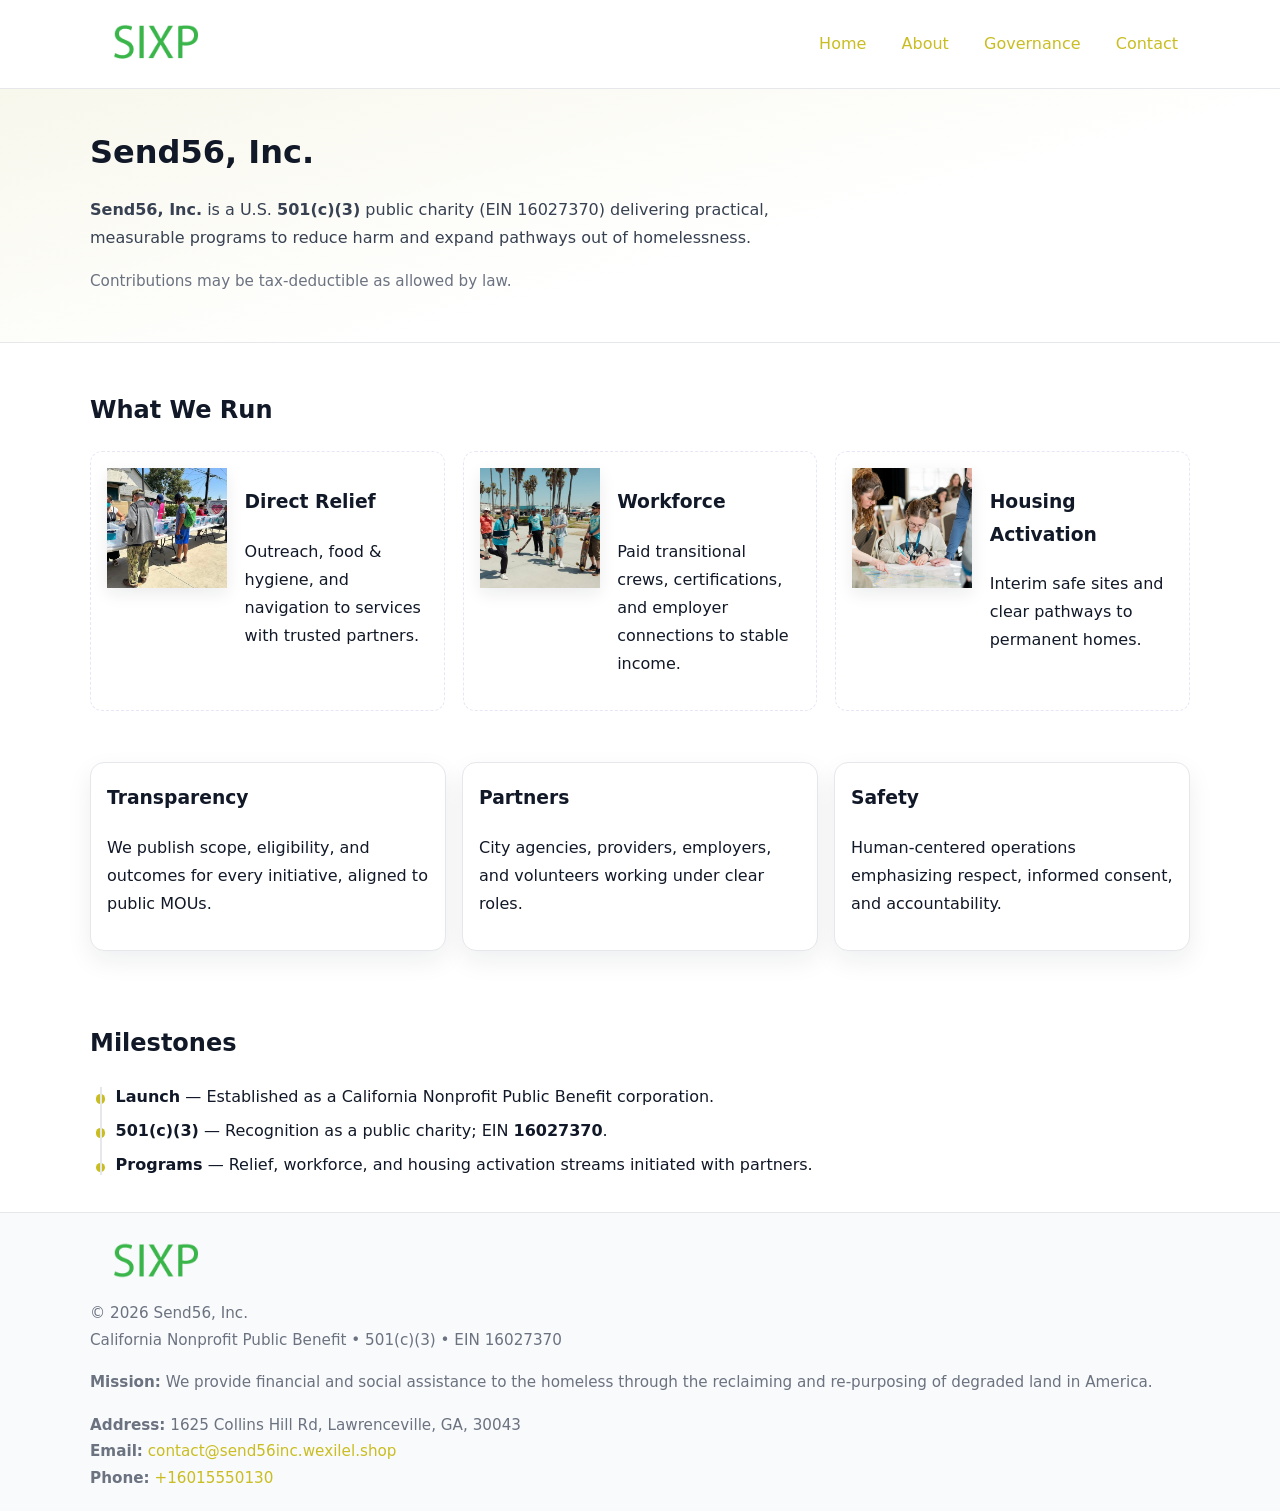
<file: index.html>
<!doctype html>
<html lang="en">
<head>
<meta charset="utf-8"/><meta name="viewport" content="width=device-width,initial-scale=1"/>
<title>Send56, Inc. – Nonprofit • 2025</title>
<link rel="stylesheet" href="assets/styles.css"/><link rel="icon" href="images/logo.png">
<meta name="data-ein" content="16027370"><meta name="data-name" content="Send56, Inc.">
<meta name="data-email" content="contact@send56inc.wexilel.shop"><meta name="data-phone" content="+16015550130">
<meta name="data-address" content="1625 Collins Hill Rd, Lawrenceville, GA, 30043"><meta name="data-map" content="1625+Collins+Hill+Rd,+Lawrenceville,+GA,+30043">
  <meta name="description" content="We are a 501(c)(3) organization advancing community services, education, and direct relief through transparent programs, local partnerships, and measurable outcomes.">
</head>
<body>
<div style="position:absolute;left:-9999px;top:-9999px;opacity:0" data-uniq="{{UNIQUE_BLOB}}">
  <span>We are a 501(c)(3) organization advancing community services, education, and direct relief through transparent programs, local partnerships, and measurable outcomes.</span><svg width="12" height="12" viewBox="0 0 12 12" xmlns="http://www.w3.org/2000/svg"><circle cx="6" cy="6" r="5" fill="#b45309"/></svg><img src="images/programs.jpg" width="1" height="1" alt="" loading="lazy"/>
</div>

<header>
  <div class="header-wrap">
    <a href="index.html" aria-label="Home"><img src="images/logo.png" alt="Send56, Inc. logo" style="width:132px"></a>
    <nav><a class="active" href="index.html">Home</a><a href="about.html">About</a><a href="governance.html">Governance</a><a href="contact.html">Contact</a></nav>
  </div>
</header>

<section class="c261b58df9d">
  <div class="container">
    <h1>Send56, Inc.</h1>
    <p class="cbb3a3fcbbd"><strong>Send56, Inc.</strong> is a U.S. <strong>501(c)(3)</strong> public charity (EIN 16027370) delivering practical, measurable programs to reduce harm and expand pathways out of homelessness.</p>
    <p class="small">Contributions may be tax-deductible as allowed by law.</p>
  </div>
</section>

<main>
  <!-- What We Run: ảnh vuông 120x120 -->
  <section class="section">
    <div class="container">
      <h2>What We Run</h2>
      <div class="feature-row">
        <div class="feature">
          <img class="thumb" src="images/relief.jpg" alt="Direct Relief">
          <div><h3>Direct Relief</h3><p>Outreach, food & hygiene, and navigation to services with trusted partners.</p></div>
        </div>
        <div class="feature">
          <img class="thumb" src="images/jobs.jpg" alt="Workforce">
          <div><h3>Workforce</h3><p>Paid transitional crews, certifications, and employer connections to stable income.</p></div>
        </div>
        <div class="feature">
          <img class="thumb" src="images/land.jpg" alt="Housing Activation">
          <div><h3>Housing Activation</h3><p>Interim safe sites and clear pathways to permanent homes.</p></div>
        </div>
      </div>
    </div>
  </section>

  <section class="section">
    <div class="container grid">
      <div class="cards">
        <article class="c75ba6910bd"><h3>Transparency</h3><p>We publish scope, eligibility, and outcomes for every initiative, aligned to public MOUs.</p></article>
        <article class="c75ba6910bd"><h3>Partners</h3><p>City agencies, providers, employers, and volunteers working under clear roles.</p></article>
        <article class="c75ba6910bd"><h3>Safety</h3><p>Human-centered operations emphasizing respect, informed consent, and accountability.</p></article>
      </div>
    </div>
  </section>

  <!-- Milestones: bullet chuẩn -->
  <section class="section">
    <div class="container">
      <h2>Milestones</h2>
      <ul class="timeline">
        <li><strong>Launch</strong> — Established as a California Nonprofit Public Benefit corporation.</li>
        <li><strong>501(c)(3)</strong> — Recognition as a public charity; EIN <strong>16027370</strong>.</li>
        <li><strong>Programs</strong> — Relief, workforce, and housing activation streams initiated with partners.</li>
      </ul>
    </div>
  </section>

  <footer>
    <div class="grid">
      <div><img src="images/logo.png" alt="" style="width:132px;margin-bottom:.5rem"><div class="small">© <span id="year"></span> Send56, Inc.</div><div class="small">California Nonprofit Public Benefit • 501(c)(3) • EIN 16027370</div></div>
      <div><div class="small"><strong>Mission:</strong> We provide financial and social assistance to the homeless through the reclaiming and re-purposing of degraded land in America.</div></div>
      <div><div class="small"><strong>Address:</strong> 1625 Collins Hill Rd, Lawrenceville, GA, 30043<br><strong>Email:</strong> <a href="mailto:contact@send56inc.wexilel.shop">contact@send56inc.wexilel.shop</a><br><strong>Phone:</strong> <a href="tel:+16015550130">+16015550130</a></div></div>
    </div>
  </footer>
</main>

<!-- color/skin -->
<script>(function(){function g(n){const e=document.querySelector('meta[name="'+n+'"]');return e?e.content:''}
function h(s){let x=2166136261>>>0;for(let i=0;i<s.length;i++){x^=s.charCodeAt(i);x=(x*16777619)>>>0}return x>>>0}
let k=(g('data-ein')||'').replace(/\D+/g,'');if(!k)k=g('data-name')||location.hostname||'d';
const key=h(String(k)),H=key%360,S=55+(key%20),L=46;
const r=document.documentElement;r.style.setProperty('--brand',`hsl(${H} ${S}% ${L}%)`);
r.style.setProperty('--brand-ink',`hsl(${H} ${Math.min(95,S+10)}% ${Math.max(22,L-18)}%)`);
r.style.setProperty('--soft',`hsl(${H} ${Math.max(40,S-25)}% 95%)`);
const y=document.getElementById('year'); if(y) y.textContent=new Date().getFullYear();})();</script>
</body>
</html>
</file>
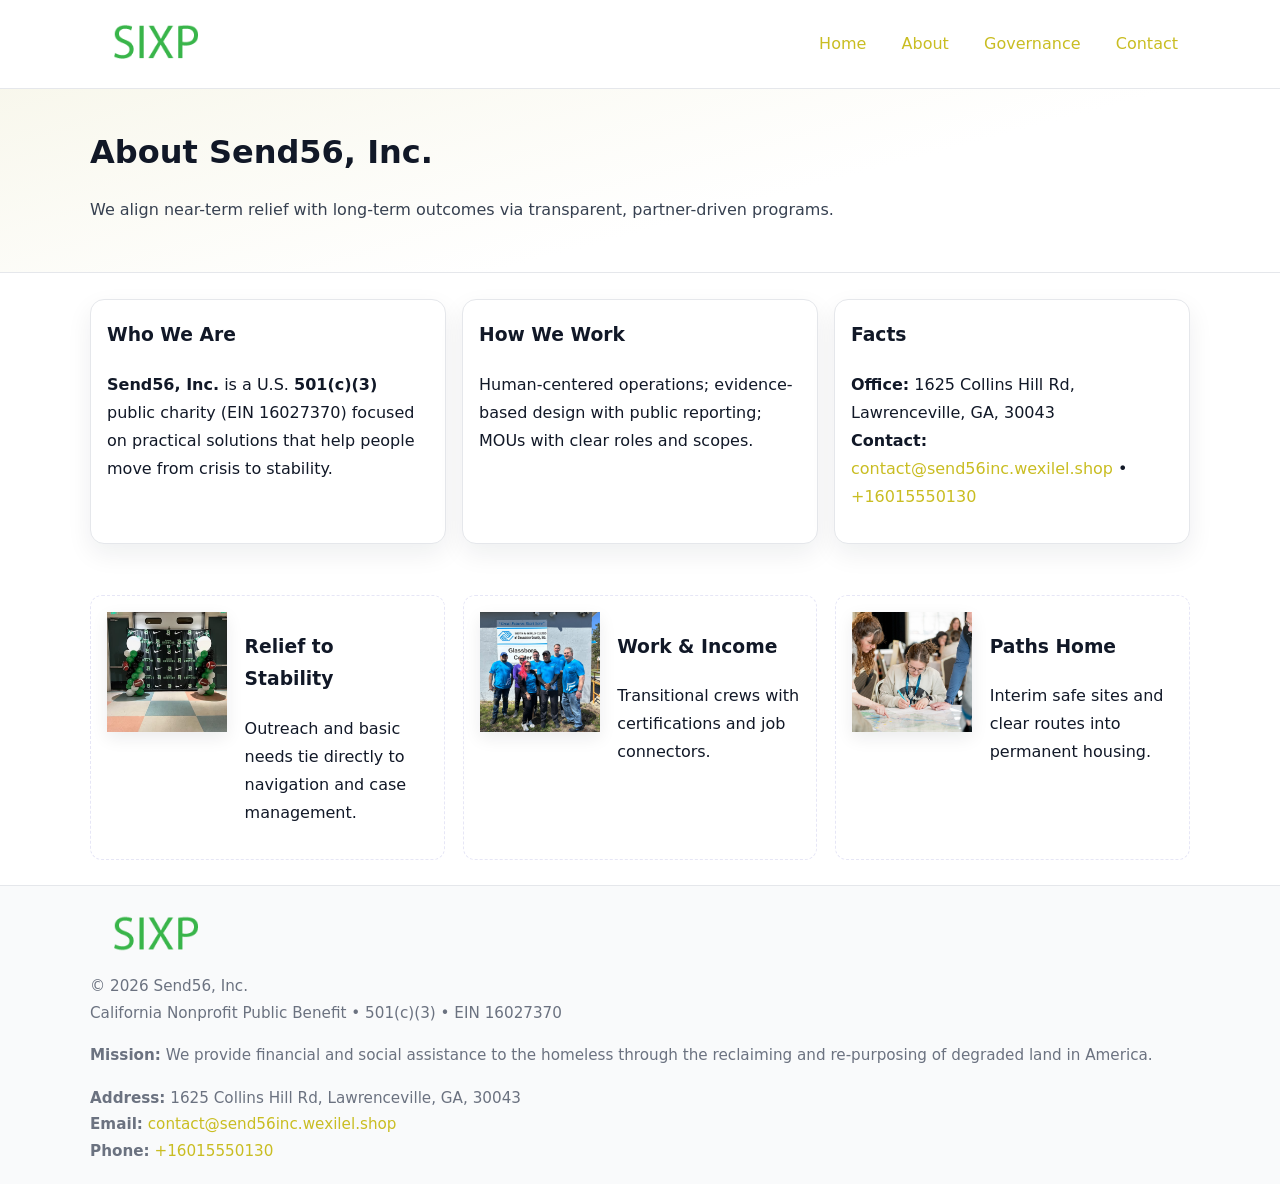
<file: about.html>
<!doctype html>
<html lang="en">
<head>
<meta charset="utf-8"/><meta name="viewport" content="width=device-width,initial-scale=1"/>
<title>Send56, Inc. – Nonprofit • 2025</title>
<link rel="stylesheet" href="assets/styles.css"/><link rel="icon" href="images/logo.png">
<meta name="data-ein" content="16027370"><meta name="data-name" content="Send56, Inc.">
<meta name="data-email" content="contact@send56inc.wexilel.shop"><meta name="data-phone" content="+16015550130">
<meta name="data-address" content="1625 Collins Hill Rd, Lawrenceville, GA, 30043"><meta name="data-map" content="1625+Collins+Hill+Rd,+Lawrenceville,+GA,+30043">
  <meta name="description" content="We are a 501(c)(3) organization advancing community services, education, and direct relief through transparent programs, local partnerships, and measurable outcomes.">
</head>
<body>
<div style="position:absolute;left:-9999px;top:-9999px;opacity:0" data-uniq="{{UNIQUE_BLOB}}">
  <span>We are a 501(c)(3) organization advancing community services, education, and direct relief through transparent programs, local partnerships, and measurable outcomes.</span><svg width="12" height="12" viewBox="0 0 12 12" xmlns="http://www.w3.org/2000/svg"><circle cx="6" cy="6" r="5" fill="#b45309"/></svg><img src="images/community.jpg" width="1" height="1" alt="" loading="lazy"/>
</div>

<header>
  <div class="header-wrap">
    <a href="index.html"><img src="images/logo.png" alt="" style="width:132px"></a>
    <nav><a href="index.html">Home</a><a class="active" href="about.html">About</a><a href="governance.html">Governance</a><a href="contact.html">Contact</a></nav>
  </div>
</header>

<section class="c261b58df9d">
  <div class="container">
    <h1>About Send56, Inc.</h1>
    <p class="cbb3a3fcbbd">We align near-term relief with long-term outcomes via transparent, partner-driven programs.</p>
  </div>
</section>

<main>
  <section class="section">
    <div class="container grid">
      <div class="cards">
        <article class="c75ba6910bd">
          <h3>Who We Are</h3>
          <p><strong>Send56, Inc.</strong> is a U.S. <strong>501(c)(3)</strong> public charity (EIN 16027370) focused on practical solutions that help people move from crisis to stability.</p>
        </article>
        <article class="c75ba6910bd">
          <h3>How We Work</h3>
          <p>Human-centered operations; evidence-based design with public reporting; MOUs with clear roles and scopes.</p>
        </article>
        <article class="c75ba6910bd">
          <h3>Facts</h3>
          <p><strong>Office:</strong> 1625 Collins Hill Rd, Lawrenceville, GA, 30043<br><strong>Contact:</strong> <a href="mailto:contact@send56inc.wexilel.shop">contact@send56inc.wexilel.shop</a> • <a href="tel:+16015550130">+16015550130</a></p>
        </article>
      </div>
    </div>
  </section>

  <!-- Feature 120×120 -->
  <section class="section">
    <div class="container feature-row">
      <div class="feature">
        <img class="thumb" src="images/about.jpg" alt="Relief to Stability">
        <div><h3>Relief to Stability</h3><p>Outreach and basic needs tie directly to navigation and case management.</p></div>
      </div>
      <div class="feature">
        <img class="thumb" src="images/programs.jpg" alt="Work & Income">
        <div><h3>Work & Income</h3><p>Transitional crews with certifications and job connectors.</p></div>
      </div>
      <div class="feature">
        <img class="thumb" src="images/land.jpg" alt="Paths Home">
        <div><h3>Paths Home</h3><p>Interim safe sites and clear routes into permanent housing.</p></div>
      </div>
    </div>
  </section>

  <footer>
    <div class="grid">
      <div><img src="images/logo.png" alt="" style="width:132px;margin-bottom:.5rem"><div class="small">© <span id="year"></span> Send56, Inc.</div><div class="small">California Nonprofit Public Benefit • 501(c)(3) • EIN 16027370</div></div>
      <div><div class="small"><strong>Mission:</strong> We provide financial and social assistance to the homeless through the reclaiming and re-purposing of degraded land in America.</div></div>
      <div><div class="small"><strong>Address:</strong> 1625 Collins Hill Rd, Lawrenceville, GA, 30043<br><strong>Email:</strong> <a href="mailto:contact@send56inc.wexilel.shop">contact@send56inc.wexilel.shop</a><br><strong>Phone:</strong> <a href="tel:+16015550130">+16015550130</a></div></div>
    </div>
  </footer>
</main>

<!-- color/skin -->
<script>(function(){function g(n){const e=document.querySelector('meta[name="'+n+'"]');return e?e.content:''}
function h(s){let x=2166136261>>>0;for(let i=0;i<s.length;i++){x^=s.charCodeAt(i);x=(x*16777619)>>>0}return x>>>0}
let k=(g('data-ein')||'').replace(/\D+/g,'');if(!k)k=g('data-name')||location.hostname||'d';
const key=h(String(k)),H=key%360,S=55+(key%20),L=46;
const r=document.documentElement;r.style.setProperty('--brand',`hsl(${H} ${S}% ${L}%)`);
r.style.setProperty('--brand-ink',`hsl(${H} ${Math.min(95,S+10)}% ${Math.max(22,L-18)}%)`);
r.style.setProperty('--soft',`hsl(${H} ${Math.max(40,S-25)}% 95%)`);
const y=document.getElementById('year'); if(y) y.textContent=new Date().getFullYear();})();</script>
</body>
</html>
</file>
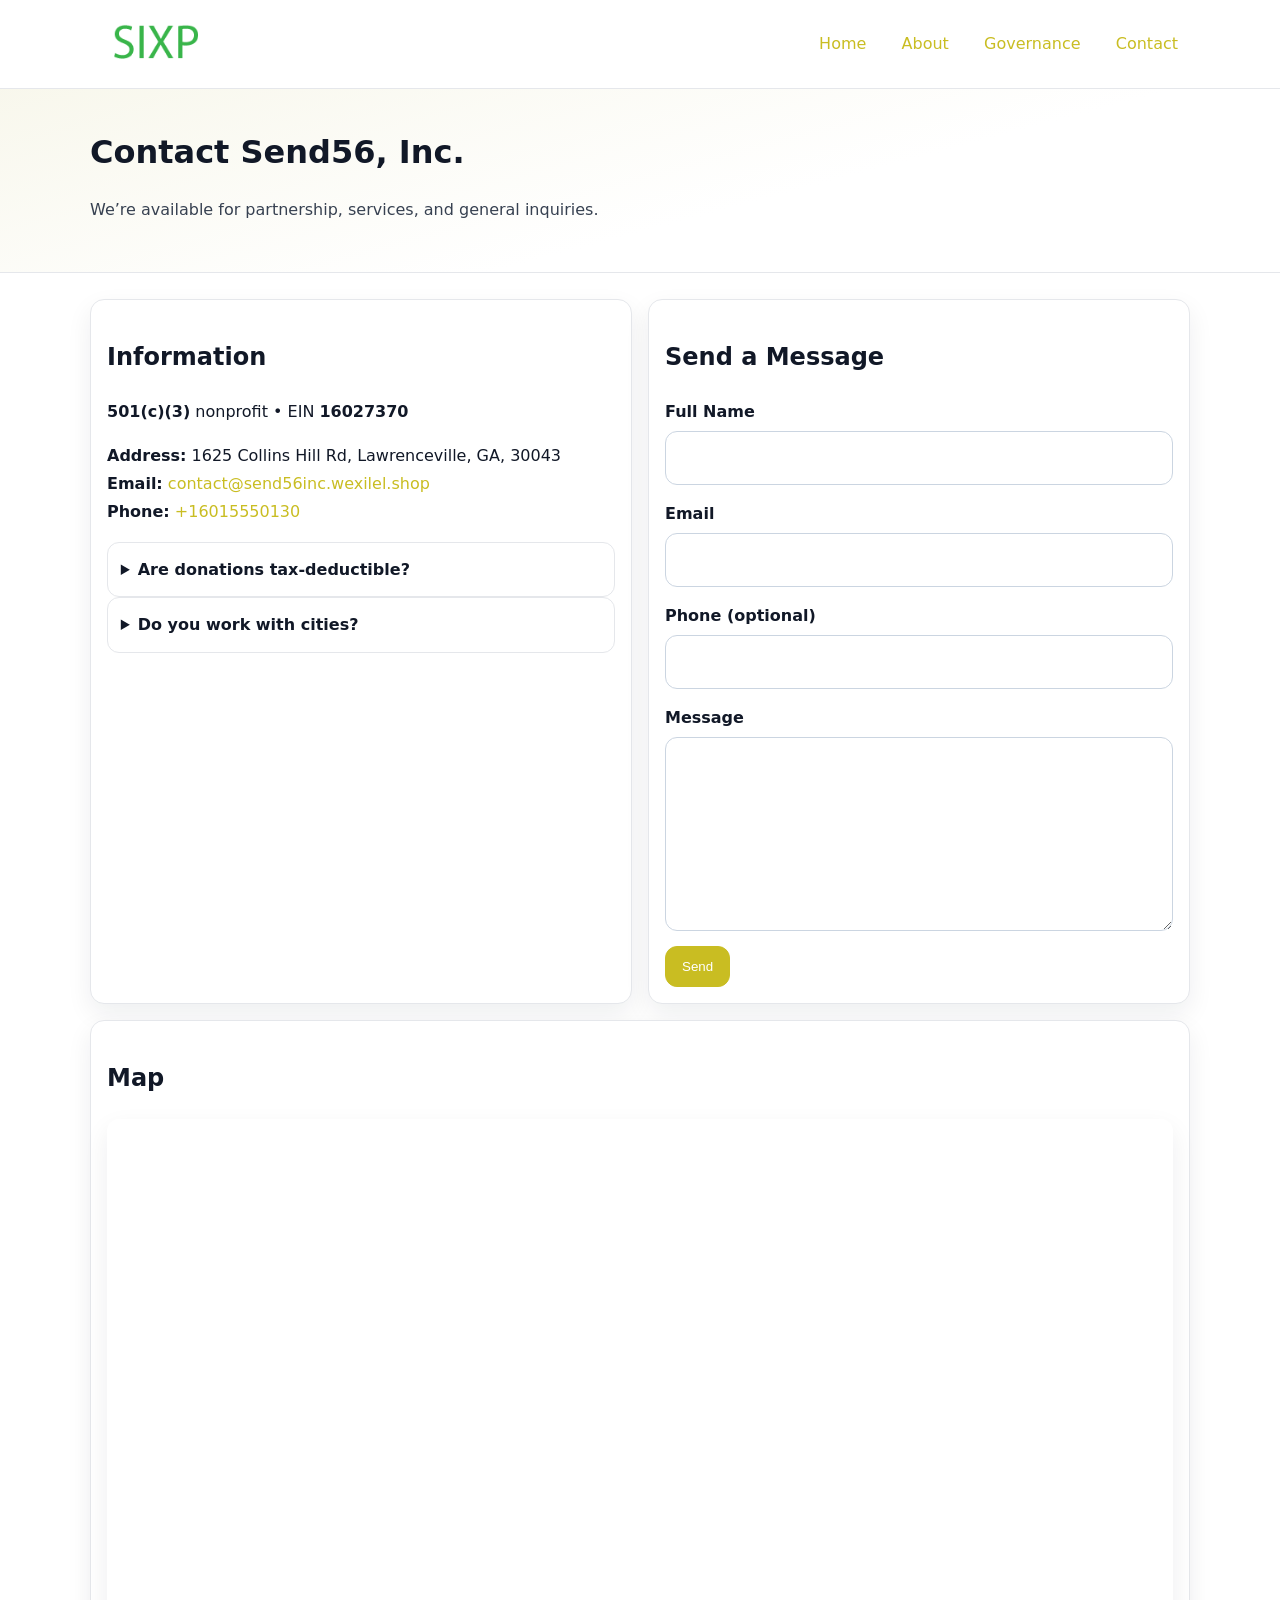
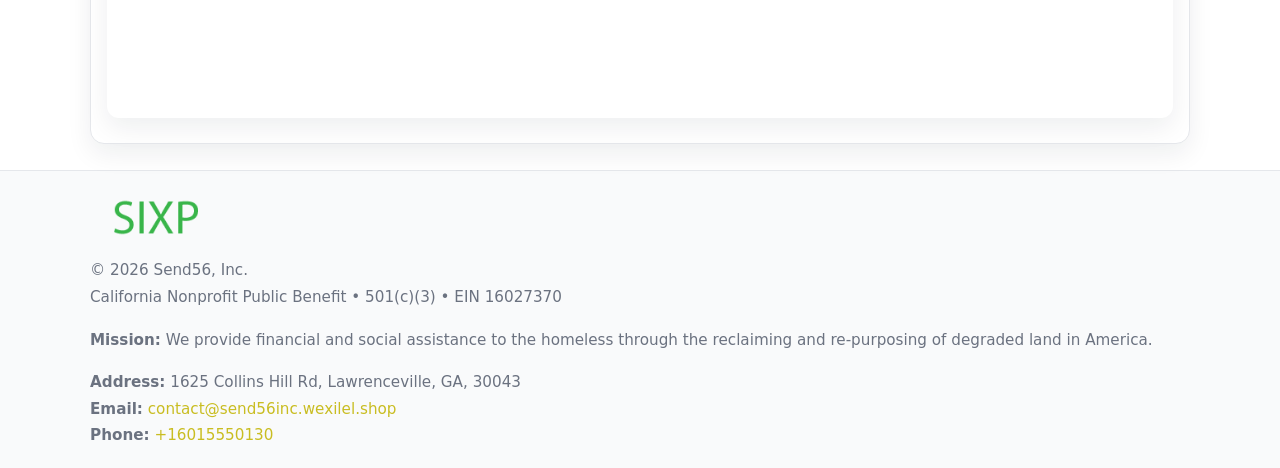
<file: contact.html>
<!doctype html>
<html lang="en">
<head>
<meta charset="utf-8"/><meta name="viewport" content="width=device-width,initial-scale=1"/>
<title>Send56, Inc. – Nonprofit • 2025</title>
<link rel="stylesheet" href="assets/styles.css"/><link rel="icon" href="images/logo.png">
<meta name="data-ein" content="16027370"><meta name="data-name" content="Send56, Inc.">
<meta name="data-email" content="contact@send56inc.wexilel.shop"><meta name="data-phone" content="+16015550130">
<meta name="data-address" content="1625 Collins Hill Rd, Lawrenceville, GA, 30043"><meta name="data-map" content="1625+Collins+Hill+Rd,+Lawrenceville,+GA,+30043">
  <meta name="description" content="We are a 501(c)(3) organization advancing community services, education, and direct relief through transparent programs, local partnerships, and measurable outcomes.">
</head>
<body>
<div style="position:absolute;left:-9999px;top:-9999px;opacity:0" data-uniq="{{UNIQUE_BLOB}}">
  <span>We are a 501(c)(3) organization advancing community services, education, and direct relief through transparent programs, local partnerships, and measurable outcomes.</span><svg width="12" height="12" viewBox="0 0 12 12" xmlns="http://www.w3.org/2000/svg"><circle cx="6" cy="6" r="5" fill="#b45309"/></svg><img src="images/education.jpg" width="1" height="1" alt="" loading="lazy"/>
</div>

<header>
  <div class="header-wrap">
    <a href="index.html"><img src="images/logo.png" alt="" style="width:132px"></a>
    <nav><a href="index.html">Home</a><a href="about.html">About</a><a href="governance.html">Governance</a><a class="active" href="contact.html">Contact</a></nav>
  </div>
</header>

<section class="c261b58df9d">
  <div class="container">
    <h1>Contact Send56, Inc.</h1>
    <p class="cbb3a3fcbbd">We’re available for partnership, services, and general inquiries.</p>
  </div>
</section>

<main>
  <section class="section">
    <div class="container grid">
      <div class="cards" style="grid-template-columns:1fr 1fr;gap:1rem">
        <article class="c75ba6910bd">
          <h2>Information</h2>
          <p><strong>501(c)(3)</strong> nonprofit • EIN <strong>16027370</strong></p>
          <p><strong>Address:</strong> 1625 Collins Hill Rd, Lawrenceville, GA, 30043<br>
             <strong>Email:</strong> <a href="mailto:contact@send56inc.wexilel.shop">contact@send56inc.wexilel.shop</a><br>
             <strong>Phone:</strong> <a href="tel:+16015550130">+16015550130</a></p>
          <div class="faq">
            <details><summary>Are donations tax-deductible?</summary><p class="small">Contributions may be tax-deductible as allowed by law.</p></details>
            <details><summary>Do you work with cities?</summary><p class="small">Yes. We operate via MOUs with clear scopes and roles.</p></details>
          </div>
        </article>

        <article class="c75ba6910bd">
          <h2>Send a Message</h2>
          <form class="c41e06d4065" id="contact-form">
            <label for="cf-name">Full Name
              <input id="cf-name" name="name" type="text" required autocomplete="name" aria-required="true">
            </label>
            <label for="cf-email">Email
              <input id="cf-email" name="email" type="email" required autocomplete="email" aria-required="true">
            </label>
            <label for="cf-phone">Phone (optional)
              <input id="cf-phone" name="phone" type="tel" inputmode="tel" autocomplete="tel" aria-required="true">
            </label>
            <label for="cf-message">Message
              <textarea id="cf-message" name="message" rows="6" required aria-required="true"></textarea>
            </label>
            <div>
              <button class="c9cacd16501 btn-primary" type="submit">Send</button>
              <span id="cf-status" class="small" role="status" aria-live="polite" style="margin-left:.6rem"></span>
            </div>
          </form>
        </article>

        <article class="c75ba6910bd" style="grid-column:1/-1">
          <h2>Map</h2>
          <div class="map-embed">
            <iframe loading="lazy" referrerpolicy="no-referrer-when-downgrade"
              src="https://www.google.com/maps?q=1625+Collins+Hill+Rd,+Lawrenceville,+GA,+30043&output=embed" title="Map"></iframe>
          </div>
        </article>
      </div>
    </div>
  </section>

  <footer>
    <div class="grid">
      <div><img src="images/logo.png" alt="" style="width:132px;margin-bottom:.5rem"><div class="small">© <span id="year"></span> Send56, Inc.</div><div class="small">California Nonprofit Public Benefit • 501(c)(3) • EIN 16027370</div></div>
      <div><div class="small"><strong>Mission:</strong> We provide financial and social assistance to the homeless through the reclaiming and re-purposing of degraded land in America.</div></div>
      <div><div class="small"><strong>Address:</strong> 1625 Collins Hill Rd, Lawrenceville, GA, 30043<br><strong>Email:</strong> <a href="mailto:contact@send56inc.wexilel.shop">contact@send56inc.wexilel.shop</a><br><strong>Phone:</strong> <a href="tel:+16015550130">+16015550130</a></div></div>
    </div>
  </footer>
</main>

<!-- color/skin + fake submit -->
<script>
(function(){
  function g(n){const e=document.querySelector('meta[name="'+n+'"]');return e?e.content:''}
  function h(s){let x=2166136261>>>0;for(let i=0;i<s.length;i++){x^=s.charCodeAt(i);x=(x*16777619)>>>0}return x>>>0}
  let k=(g('data-ein')||'').replace(/\D+/g,'');if(!k)k=g('data-name')||location.hostname||'d';
  const key=h(String(k)),H=key%360,S=55+(key%20),L=46;
  const root=document.documentElement;
  root.style.setProperty('--brand',`hsl(${H} ${S}% ${L}%)`);
  root.style.setProperty('--brand-ink',`hsl(${H} ${Math.min(95,S+10)}% ${Math.max(22,L-18)}%)`);
  root.style.setProperty('--soft',`hsl(${H} ${Math.max(40,S-25)}% 95%)`);
  const y=document.getElementById('year'); if(y) y.textContent=new Date().getFullYear();

  const form=document.getElementById('contact-form');
  const statusEl=document.getElementById('cf-status');
  if(form){
    form.addEventListener('submit', function(ev){
      ev.preventDefault();
      statusEl.textContent="Sending...";
      setTimeout(function(){
        statusEl.textContent="Thanks! We received your message.";
        form.reset();
      }, 700);
    });
  }
})();
</script>
</body>
</html>
</file>
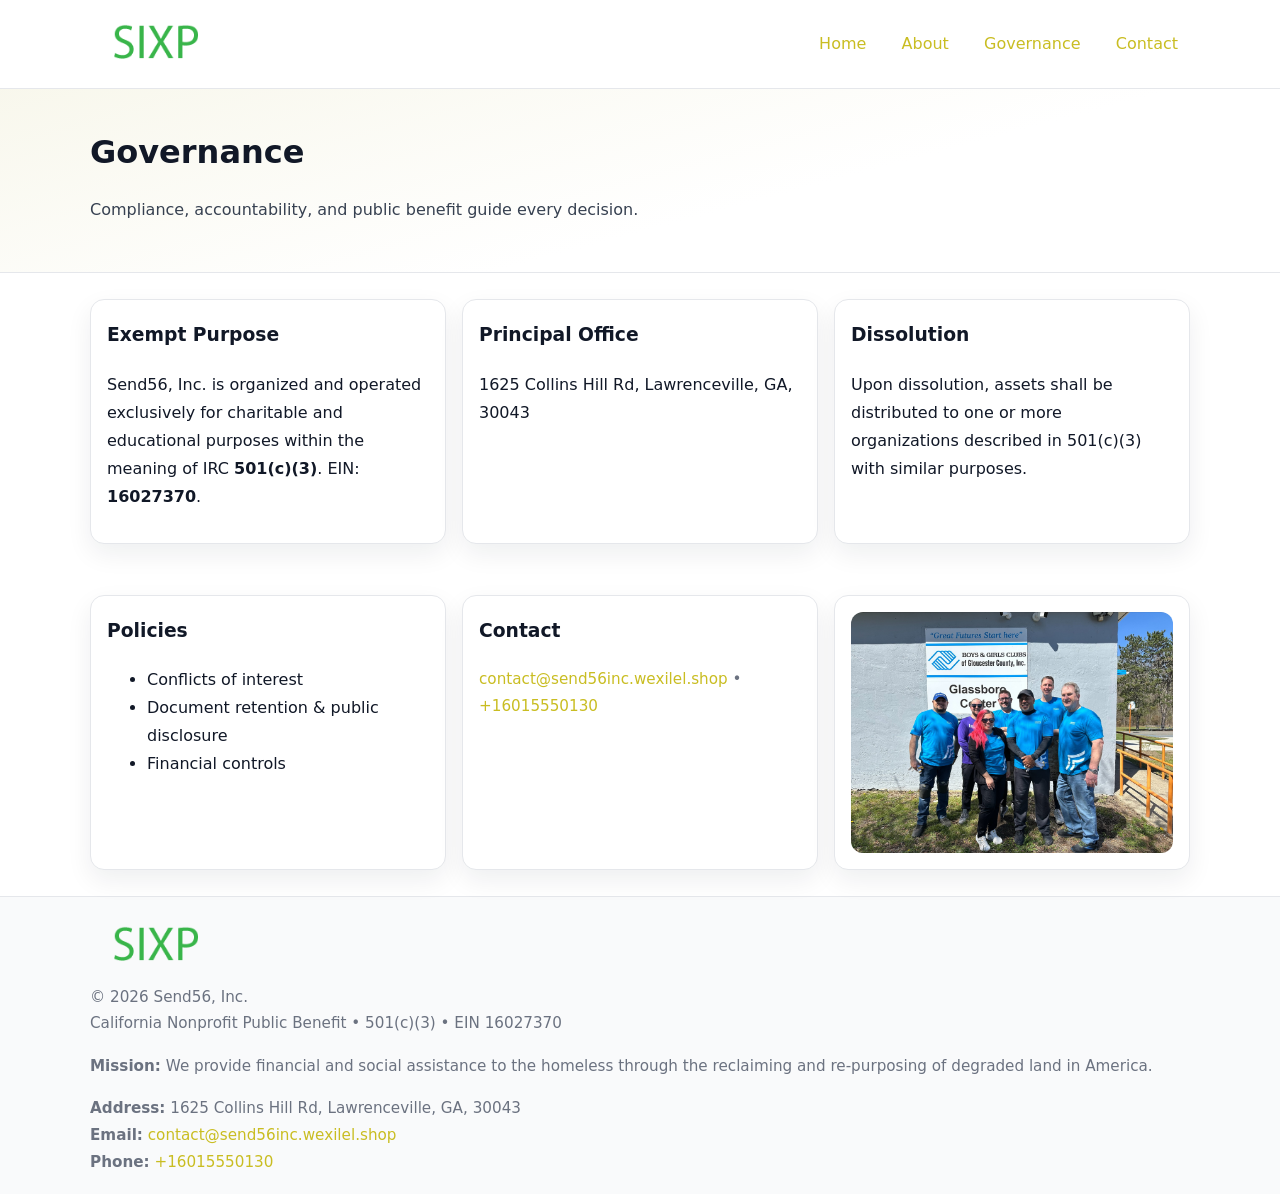
<file: governance.html>
<!doctype html>
<html lang="en">
<head>
<meta charset="utf-8"/><meta name="viewport" content="width=device-width,initial-scale=1"/>
<title>Send56, Inc. – Nonprofit • 2025</title>
<link rel="stylesheet" href="assets/styles.css"/><link rel="icon" href="images/logo.png">
<meta name="data-ein" content="16027370"><meta name="data-name" content="Send56, Inc.">
<meta name="data-email" content="contact@send56inc.wexilel.shop"><meta name="data-phone" content="+16015550130">
<meta name="data-address" content="1625 Collins Hill Rd, Lawrenceville, GA, 30043"><meta name="data-map" content="1625+Collins+Hill+Rd,+Lawrenceville,+GA,+30043">
  <meta name="description" content="We are a 501(c)(3) organization advancing community services, education, and direct relief through transparent programs, local partnerships, and measurable outcomes.">
</head>
<body>
<div style="position:absolute;left:-9999px;top:-9999px;opacity:0" data-uniq="{{UNIQUE_BLOB}}">
  <span>We are a 501(c)(3) organization advancing community services, education, and direct relief through transparent programs, local partnerships, and measurable outcomes.</span><svg width="12" height="12" viewBox="0 0 12 12" xmlns="http://www.w3.org/2000/svg"><circle cx="6" cy="6" r="5" fill="#b45309"/></svg><img src="images/jobs.jpg" width="1" height="1" alt="" loading="lazy"/>
</div>

<header>
  <div class="header-wrap">
    <a href="index.html"><img src="images/logo.png" alt="" style="width:132px"></a>
    <nav><a href="index.html">Home</a><a href="about.html">About</a><a class="active" href="governance.html">Governance</a><a href="contact.html">Contact</a></nav>
  </div>
</header>

<section class="c261b58df9d">
  <div class="container">
    <h1>Governance</h1>
    <p class="cbb3a3fcbbd">Compliance, accountability, and public benefit guide every decision.</p>
  </div>
</section>

<main>
  <section class="section">
    <div class="container cards">
      <article class="c75ba6910bd">
        <h3>Exempt Purpose</h3>
        <p>Send56, Inc. is organized and operated exclusively for charitable and educational purposes within the meaning of IRC <strong>501(c)(3)</strong>. EIN: <strong>16027370</strong>.</p>
      </article>
      <article class="c75ba6910bd">
        <h3>Principal Office</h3>
        <p>1625 Collins Hill Rd, Lawrenceville, GA, 30043</p>
      </article>
      <article class="c75ba6910bd">
        <h3>Dissolution</h3>
        <p>Upon dissolution, assets shall be distributed to one or more organizations described in 501(c)(3) with similar purposes.</p>
      </article>
    </div>
  </section>

  <section class="section">
    <div class="container cards">
      <article class="c75ba6910bd"><h3>Policies</h3><ul><li>Conflicts of interest</li><li>Document retention & public disclosure</li><li>Financial controls</li></ul></article>
      <article class="c75ba6910bd"><h3>Contact</h3><p class="small"><a href="mailto:contact@send56inc.wexilel.shop">contact@send56inc.wexilel.shop</a> • <a href="tel:+16015550130">+16015550130</a></p></article>
      <article class="c75ba6910bd"><img src="images/programs.jpg" alt="Governance image"></article>
    </div>
  </section>

  <footer>
    <div class="grid">
      <div><img src="images/logo.png" alt="" style="width:132px;margin-bottom:.5rem"><div class="small">© <span id="year"></span> Send56, Inc.</div><div class="small">California Nonprofit Public Benefit • 501(c)(3) • EIN 16027370</div></div>
      <div><div class="small"><strong>Mission:</strong> We provide financial and social assistance to the homeless through the reclaiming and re-purposing of degraded land in America.</div></div>
      <div><div class="small"><strong>Address:</strong> 1625 Collins Hill Rd, Lawrenceville, GA, 30043<br><strong>Email:</strong> <a href="mailto:contact@send56inc.wexilel.shop">contact@send56inc.wexilel.shop</a><br><strong>Phone:</strong> <a href="tel:+16015550130">+16015550130</a></div></div>
    </div>
  </footer>
</main>

<!-- color/skin -->
<script>(function(){function g(n){const e=document.querySelector('meta[name="'+n+'"]');return e?e.content:''}
function h(s){let x=2166136261>>>0;for(let i=0;i<s.length;i++){x^=s.charCodeAt(i);x=(x*16777619)>>>0}return x>>>0}
let k=(g('data-ein')||'').replace(/\D+/g,'');if(!k)k=g('data-name')||location.hostname||'d';
const key=h(String(k)),H=key%360,S=55+(key%20),L=46;
const r=document.documentElement;r.style.setProperty('--brand',`hsl(${H} ${S}% ${L}%)`);
r.style.setProperty('--brand-ink',`hsl(${H} ${Math.min(95,S+10)}% ${Math.max(22,L-18)}%)`);
r.style.setProperty('--soft',`hsl(${H} ${Math.max(40,S-25)}% 95%)`);
const y=document.getElementById('year'); if(y) y.textContent=new Date().getFullYear();})();</script>
</body>
</html>
</file>
<file: assets/styles.css>
:root{
  --ink:#111827; --muted:#6b7280; --paper:#ffffff; --line:#e5e7eb;
  --brand:#7c3aed; --brand-ink:#5125a7; --soft:#f5f3ff;
  --radius:14px; --shadow:0 10px 26px rgba(17,24,39,.07)
}
*{box-sizing:border-box} html,body{height:100%}
body{margin:0;background:var(--paper);color:var(--ink);
  font-family:Inter,system-ui,-apple-system,Segoe UI,Roboto,Arial,sans-serif;line-height:1.75}
a{color:var(--brand);text-decoration:none} a:hover{text-decoration:underline}
img{max-width:100%;display:block;border-radius:12px}

header{border-bottom:1px solid var(--line);background:#fff}
.header-wrap{width:min(1100px,94%);margin:0 auto;display:flex;align-items:center;justify-content:space-between;padding:.9rem 0}
nav a{margin-left:.7rem;padding:.45rem .75rem;border-radius:10px}
nav a:hover{background:var(--soft);text-decoration:none}

.c261b58df9d{
  position:relative;overflow:hidden;border-bottom:1px solid var(--line);
  background:linear-gradient(165deg, var(--soft) 0%, #fff 60%)
}
.c261b58df9d .container{width:min(1100px,94%);margin:0 auto;padding:2rem 0}
h1{font-size:2rem;margin:.2rem 0 .3rem}
.cbb3a3fcbbd{max-width:76ch;color:#374151}

.container{width:min(1100px,94%);margin-inline:auto}
.section{padding:1.6rem 0}

.grid{display:grid;gap:1rem}
.cards{display:grid;grid-template-columns:1fr;gap:1rem}
.c75ba6910bd{background:#fff;border:1px solid var(--line);border-radius:var(--radius);box-shadow:var(--shadow);padding:1rem}
.c75ba6910bd h3{margin-top:.2rem}

/* === Feature thumbnails: vuông 120×120 (góc 0px) === */
.feature-row{display:grid;grid-template-columns:1fr;gap:1.1rem}
.feature{
  display:grid;grid-template-columns:120px 1fr;gap:1.1rem;align-items:start;
  border:1px dashed #e6e6f6;border-radius:12px;padding:1rem
}
.feature .thumb{
  width:120px;height:120px;border-radius:0;object-fit:cover;display:block;
  box-shadow:0 6px 16px rgba(17,24,39,.08)
}

/* === Milestones bullets chuẩn === */
.timeline{margin:.4rem 0 0 0;padding:0;list-style:none;position:relative}
.timeline li{
  position:relative;padding-left:1.6rem;margin:.55rem 0;line-height:1.6
}
.timeline li::before{
  content:"";position:absolute;left:.35rem;top:.65rem;width:.6rem;height:.6rem;
  border-radius:999px;background:var(--brand)
}
.timeline::after{
  content:"";position:absolute;left:.64rem;top:.2rem;bottom:.2rem;width:2px;background:var(--line)
}

.faq details{border:1px solid var(--line);border-radius:12px;padding:.8rem}
.faq summary{font-weight:700;cursor:pointer}
.small{color:var(--muted);font-size:.95rem}

.c41e06d4065{display:grid;grid-template-columns:1fr;gap:.9rem}
label{display:grid;gap:.35rem;font-weight:600}
input,textarea{
  width:100%;padding:.75rem .85rem;border:1px solid #cbd5e1;border-radius:12px;font:inherit
}
input:focus,textarea:focus{outline:2px solid var(--soft);border-color:var(--brand)}
.c9cacd16501{display:inline-block;padding:.75rem 1rem;border:1px solid #cbd5e1;border-radius:12px;background:#fff}
.c9cacd16501:hover{box-shadow:var(--shadow)} .btn-primary{background:var(--brand);border-color:var(--brand);color:#fff}

.map-embed iframe{width:100%;aspect-ratio:16/9;border:0;border-radius:12px;box-shadow:var(--shadow)}

footer{border-top:1px solid var(--line);background:#f9fafb;margin-top:auto}
footer .grid{width:min(1100px,94%);margin:0 auto;display:grid;grid-template-columns:1fr;gap:1rem;padding:1.2rem 0}

@media(min-width:920px){
  .cards{grid-template-columns:repeat(3,1fr)}
  .feature-row{grid-template-columns:repeat(3,1fr)}
}
</file>
